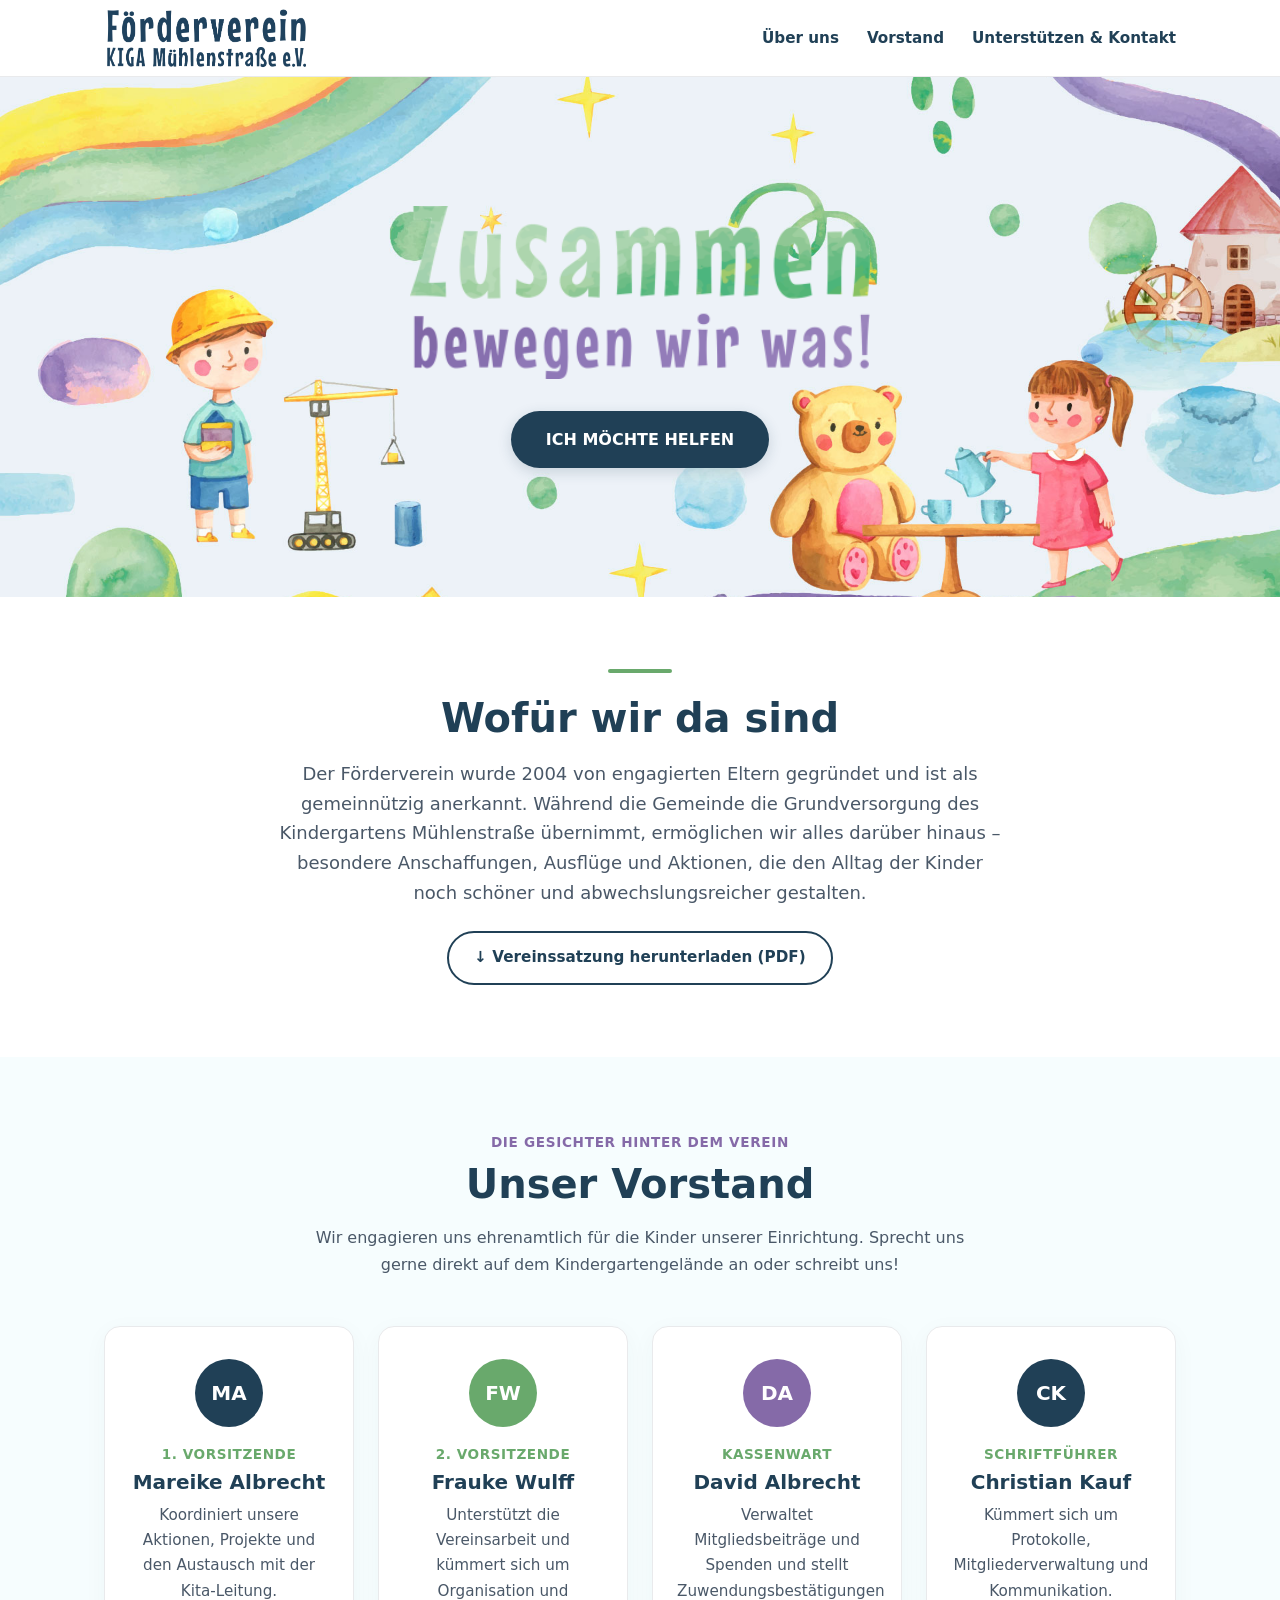
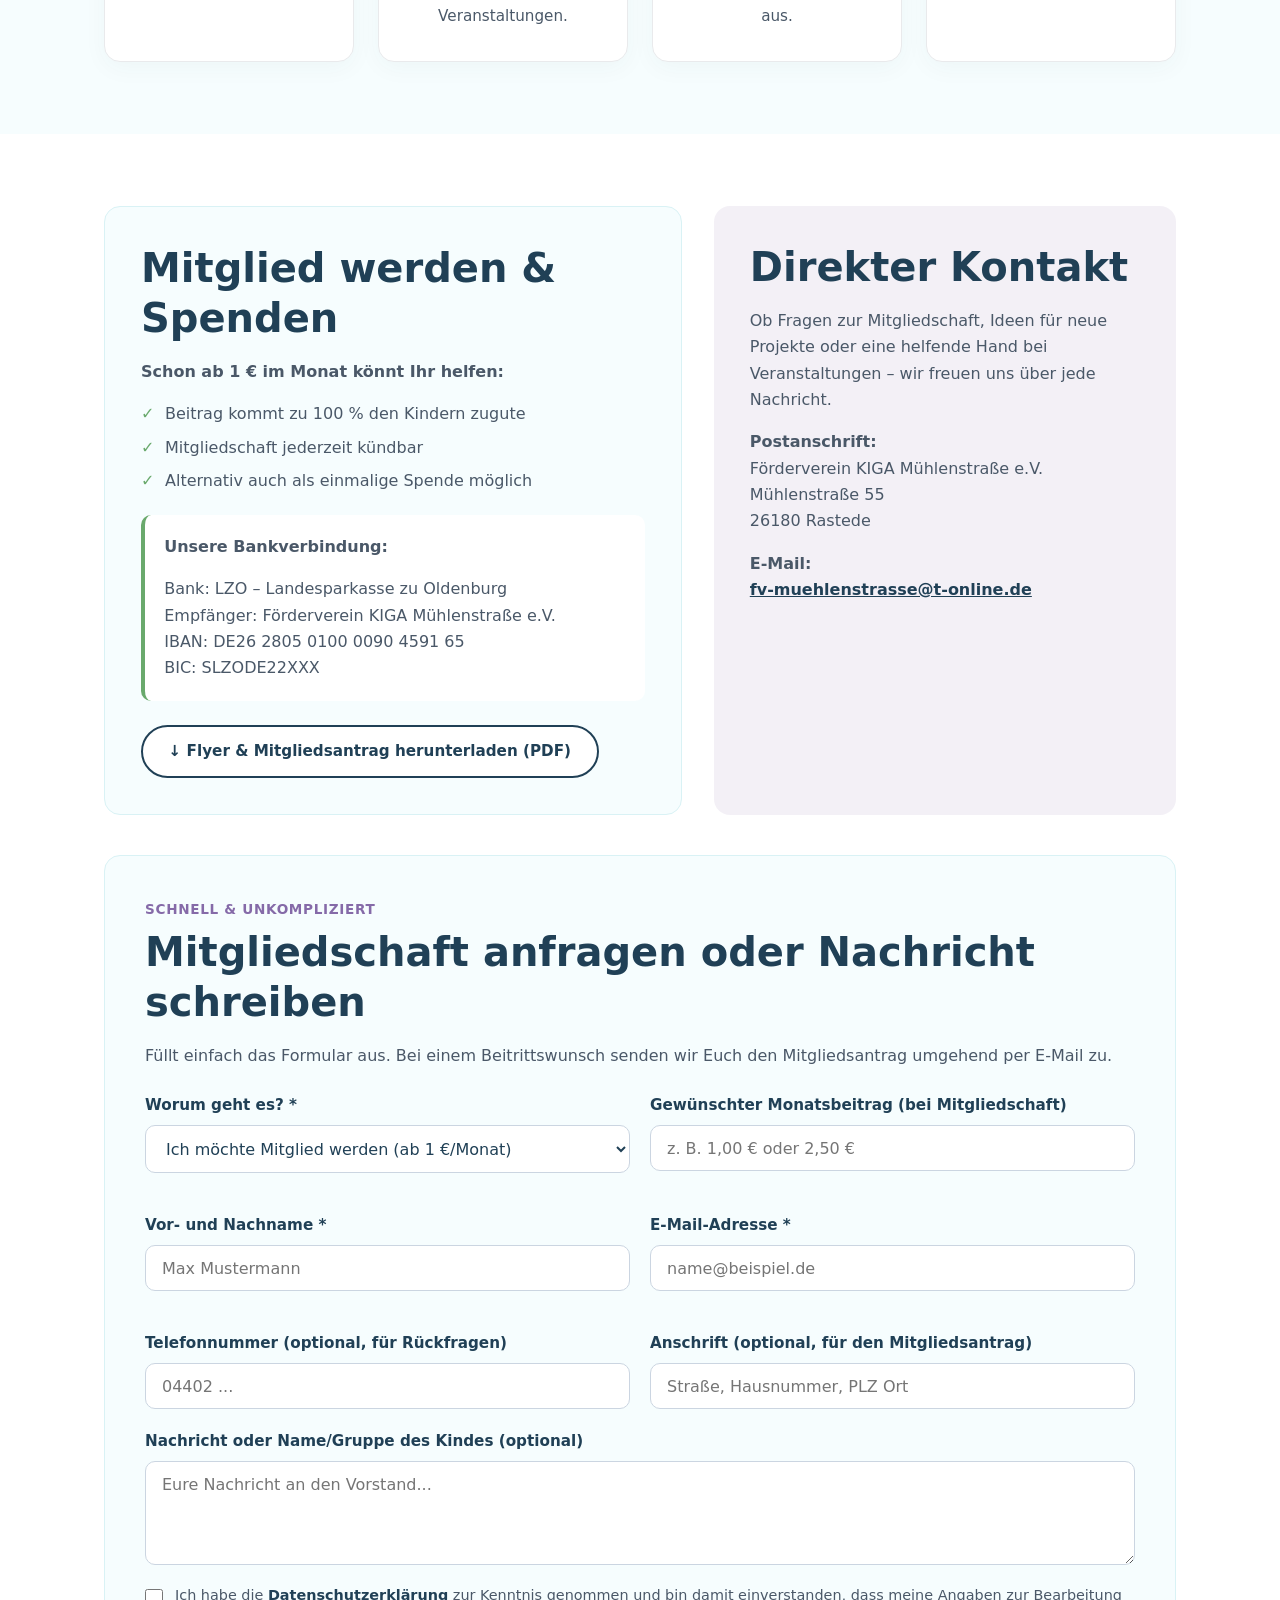
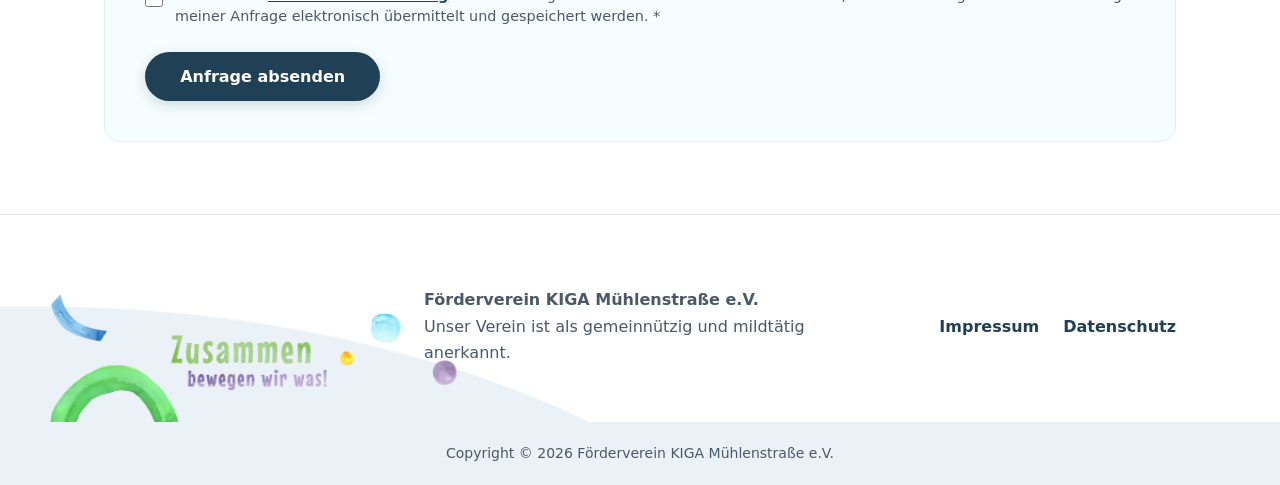
<file: index.html>
<!DOCTYPE html>
<html lang="de">
<head>
  <meta charset="UTF-8">
  <meta name="viewport" content="width=device-width, initial-scale=1.0">
  <title>Förderverein KIGA Mühlenstrasse – Rastede</title>
  <link rel="stylesheet" href="style.css?v=3">
  <link rel="icon" href="bilder/Favicon_Kiga_muehlenstr-300x300.jpg" type="image/jpeg">
</head>
<body>

  <!-- Header & Navigation -->
  <header class="site-header">
    <div class="container nav-wrapper">
      <a href="#start" class="logo-link">
        <img src="bilder/Logo_KIGA_Muehlenstrasse_Rastede_mJ7N.png" alt="Förderverein KIGA Mühlenstrasse e.V.">
      </a>
      <nav aria-label="Hauptnavigation">
        <ul class="nav-list">
          <li><a href="#ueber-uns">Über uns</a></li>
          <li><a href="#vorstand">Vorstand</a></li>
          <li><a href="#unterstuetzen">Unterstützen &amp; Kontakt</a></li>
        </ul>
      </nav>
    </div>
  </header>

  <main id="start">
    <!-- Hero-Bereich -->
    <section class="hero">
      <div class="container hero-inner">
        <img src="bilder/Header_Zusatz-FV-KIGA-Rastede-rr4tlqom62oj210b3sc5xl4yp_mJ7N.png" alt="Zusammen bewegen wir was!" class="hero-graphic">
        <div class="hero-action">
          <a href="#unterstuetzen" class="btn">ICH MÖCHTE HELFEN</a>
        </div>
      </div>
    </section>

    <!-- Kurzprofil / Zweck -->
    <section id="ueber-uns" class="section section-white">
      <div class="container narrow-box">
        <div class="accent-line"></div>
        <h2>Wofür wir da sind</h2>
        <p class="lead">
          Der Förderverein wurde 2004 von engagierten Eltern gegründet und ist als gemeinnützig anerkannt. 
          Während die Gemeinde die Grundversorgung des Kindergartens Mühlenstraße übernimmt, ermöglichen wir alles darüber hinaus – besondere Anschaffungen, Ausflüge und Aktionen, die den Alltag der Kinder noch schöner und abwechslungsreicher gestalten.
        </p>
        <div class="doc-action">
          <a href="dokumente/Satzung_des_Foerdervereins_KIGA_Muehlenstrasse.pdf" target="_blank" rel="noopener" class="btn-outline">
            ↓ Vereinssatzung herunterladen (PDF)
          </a>
        </div>
      </div>
    </section>

    <!-- Unser Vorstand -->
    <section id="vorstand" class="section section-ice">
      <div class="container">
        <div class="section-head">
          <span class="eyebrow">Die Gesichter hinter dem Verein</span>
          <h2>Unser Vorstand</h2>
          <p>Wir engagieren uns ehrenamtlich für die Kinder unserer Einrichtung. Sprecht uns gerne direkt auf dem Kindergartengelände an oder schreibt uns!</p>
        </div>

        <div class="board-grid">
          <article class="board-card">
            <div class="avatar">MA</div>
            <span class="board-role">1. Vorsitzende</span>
            <h3>Mareike Albrecht</h3>
            <p>Koordiniert unsere Aktionen, Projekte und den Austausch mit der Kita-Leitung.</p>
          </article>

          <article class="board-card">
            <div class="avatar avatar-green">FW</div>
            <span class="board-role">2. Vorsitzende</span>
            <h3>Frauke Wulff</h3>
            <p>Unterstützt die Vereinsarbeit und kümmert sich um Organisation und Veranstaltungen.</p>
          </article>

          <article class="board-card">
            <div class="avatar avatar-purple">DA</div>
            <span class="board-role">Kassenwart</span>
            <h3>David Albrecht</h3>
            <p>Verwaltet Mitgliedsbeiträge und Spenden und stellt Zuwendungsbestätigungen aus.</p>
          </article>

          <article class="board-card">
            <div class="avatar">CK</div>
            <span class="board-role">Schriftführer</span>
            <h3>Christian Kauf</h3>
            <p>Kümmert sich um Protokolle, Mitgliederverwaltung und Kommunikation.</p>
          </article>
        </div>
      </div>
    </section>

    <!-- Unterstützen & Kontakt -->
    <section id="unterstuetzen" class="section section-white">
      <div class="container">
        <div class="support-grid">
          <div class="support-box box-ice">
            <h2>Mitglied werden &amp; Spenden</h2>
            <p><strong>Schon ab 1 € im Monat könnt Ihr helfen:</strong></p>
            <ul class="check-list">
              <li>Beitrag kommt zu 100 % den Kindern zugute</li>
              <li>Mitgliedschaft jederzeit kündbar</li>
              <li>Alternativ auch als einmalige Spende möglich</li>
            </ul>

            <div class="bank-box">
              <p><strong>Unsere Bankverbindung:</strong></p>
              <p>
                Bank: LZO – Landesparkasse zu Oldenburg<br>
                Empfänger: Förderverein KIGA Mühlenstraße e.V.<br>
                IBAN: DE26 2805 0100 0090 4591 65<br>
                BIC: SLZODE22XXX
              </p>
            </div>

            <div class="doc-action">
              <a href="dokumente/260909_Fv-Kiga_Muehlenstrasse_Flyer-DINlang_RZ.pdf" target="_blank" rel="noopener" class="btn-outline">
                ↓ Flyer &amp; Mitgliedsantrag herunterladen (PDF)
              </a>
            </div>
          </div>

          <div class="support-box box-mint">
            <h2>Direkter Kontakt</h2>
            <p>Ob Fragen zur Mitgliedschaft, Ideen für neue Projekte oder eine helfende Hand bei Veranstaltungen – wir freuen uns über jede Nachricht.</p>
            
            <p>
              <strong>Postanschrift:</strong><br>
              Förderverein KIGA Mühlenstraße e.V.<br>
              Mühlenstraße 55<br>
              26180 Rastede
            </p>

            <p>
              <strong>E-Mail:</strong><br>
              <a href="mailto:fv-muehlenstrasse@t-online.de" class="mail-link">fv-muehlenstrasse@t-online.de</a>
            </p>
          </div>
        </div>

        <!-- Online-Formular -->
        <div class="form-card">
          <span class="eyebrow">Schnell &amp; unkompliziert</span>
          <h2>Mitgliedschaft anfragen oder Nachricht schreiben</h2>
          <p>Füllt einfach das Formular aus. Bei einem Beitrittswunsch senden wir Euch den Mitgliedsantrag umgehend per E-Mail zu.</p>

          <form action="https://api.web3forms.com/submit" method="POST" class="contact-form">
            <input type="hidden" name="access_key" value="EUER-ACCESS-KEY-HIER-EINTRAGEN">
            <input type="hidden" name="subject" value="Neue Anfrage über die Website (Förderverein KIGA)">
            <input type="hidden" name="from_name" value="Website Förderverein Mühlenstraße">
            <input type="checkbox" name="botcheck" style="display: none;">

            <div class="form-grid">
              <div class="form-group">
                <label for="anliegen">Worum geht es? *</label>
                <select id="anliegen" name="Anliegen" required>
                  <option value="Mitglied werden">Ich möchte Mitglied werden (ab 1 €/Monat)</option>
                  <option value="Aktiv mithelfen">Ich möchte bei Aktionen/Veranstaltungen helfen</option>
                  <option value="Allgemeine Anfrage">Allgemeine Frage oder Idee</option>
                </select>
              </div>

              <div class="form-group">
                <label for="beitrag">Gewünschter Monatsbeitrag (bei Mitgliedschaft)</label>
                <input type="text" id="beitrag" name="Wunschbeitrag" placeholder="z. B. 1,00 € oder 2,50 €">
              </div>

              <div class="form-group">
                <label for="name">Vor- und Nachname *</label>
                <input type="text" id="name" name="Name" placeholder="Max Mustermann" required>
              </div>

              <div class="form-group">
                <label for="email">E-Mail-Adresse *</label>
                <input type="email" id="email" name="email" placeholder="name@beispiel.de" required>
              </div>

              <div class="form-group">
                <label for="telefon">Telefonnummer (optional, für Rückfragen)</label>
                <input type="tel" id="telefon" name="Telefon" placeholder="04402 ...">
              </div>

              <div class="form-group">
                <label for="adresse">Anschrift (optional, für den Mitgliedsantrag)</label>
                <input type="text" id="adresse" name="Anschrift" placeholder="Straße, Hausnummer, PLZ Ort">
              </div>
            </div>

            <div class="form-group">
              <label for="nachricht">Nachricht oder Name/Gruppe des Kindes (optional)</label>
              <textarea id="nachricht" name="Nachricht" rows="4" placeholder="Eure Nachricht an den Vorstand..."></textarea>
            </div>

            <div class="checkbox-group">
              <input type="checkbox" id="dsgvo" name="Datenschutz_akzeptiert" required>
              <label for="dsgvo">
                Ich habe die <a href="datenschutz.html" class="mail-link">Datenschutzerklärung</a> zur Kenntnis genommen und bin damit einverstanden, dass meine Angaben zur Bearbeitung meiner Anfrage elektronisch übermittelt und gespeichert werden. *
              </label>
            </div>

            <button type="submit" class="btn">Anfrage absenden</button>
          </form>
        </div>
      </div>
    </section>
  </main>

  <!-- Footer -->
  <footer class="site-footer">
    <div class="footer-main">
      <div class="container footer-grid">
        <div class="footer-spacer"></div>
        <div class="footer-col">
          <p><strong>Förderverein KIGA Mühlenstraße e.V.</strong><br>
          Unser Verein ist als gemeinnützig und mildtätig anerkannt.</p>
        </div>
        <div class="footer-col footer-legal">
          <a href="impressum.html">Impressum</a>
          <a href="datenschutz.html">Datenschutz</a>
        </div>
      </div>
    </div>

    <div class="footer-bottom">
      <div class="container">
        <p>Copyright © 2026 Förderverein KIGA Mühlenstraße e.V.</p>
      </div>
    </div>
  </footer>

</body>
</html>
</file>
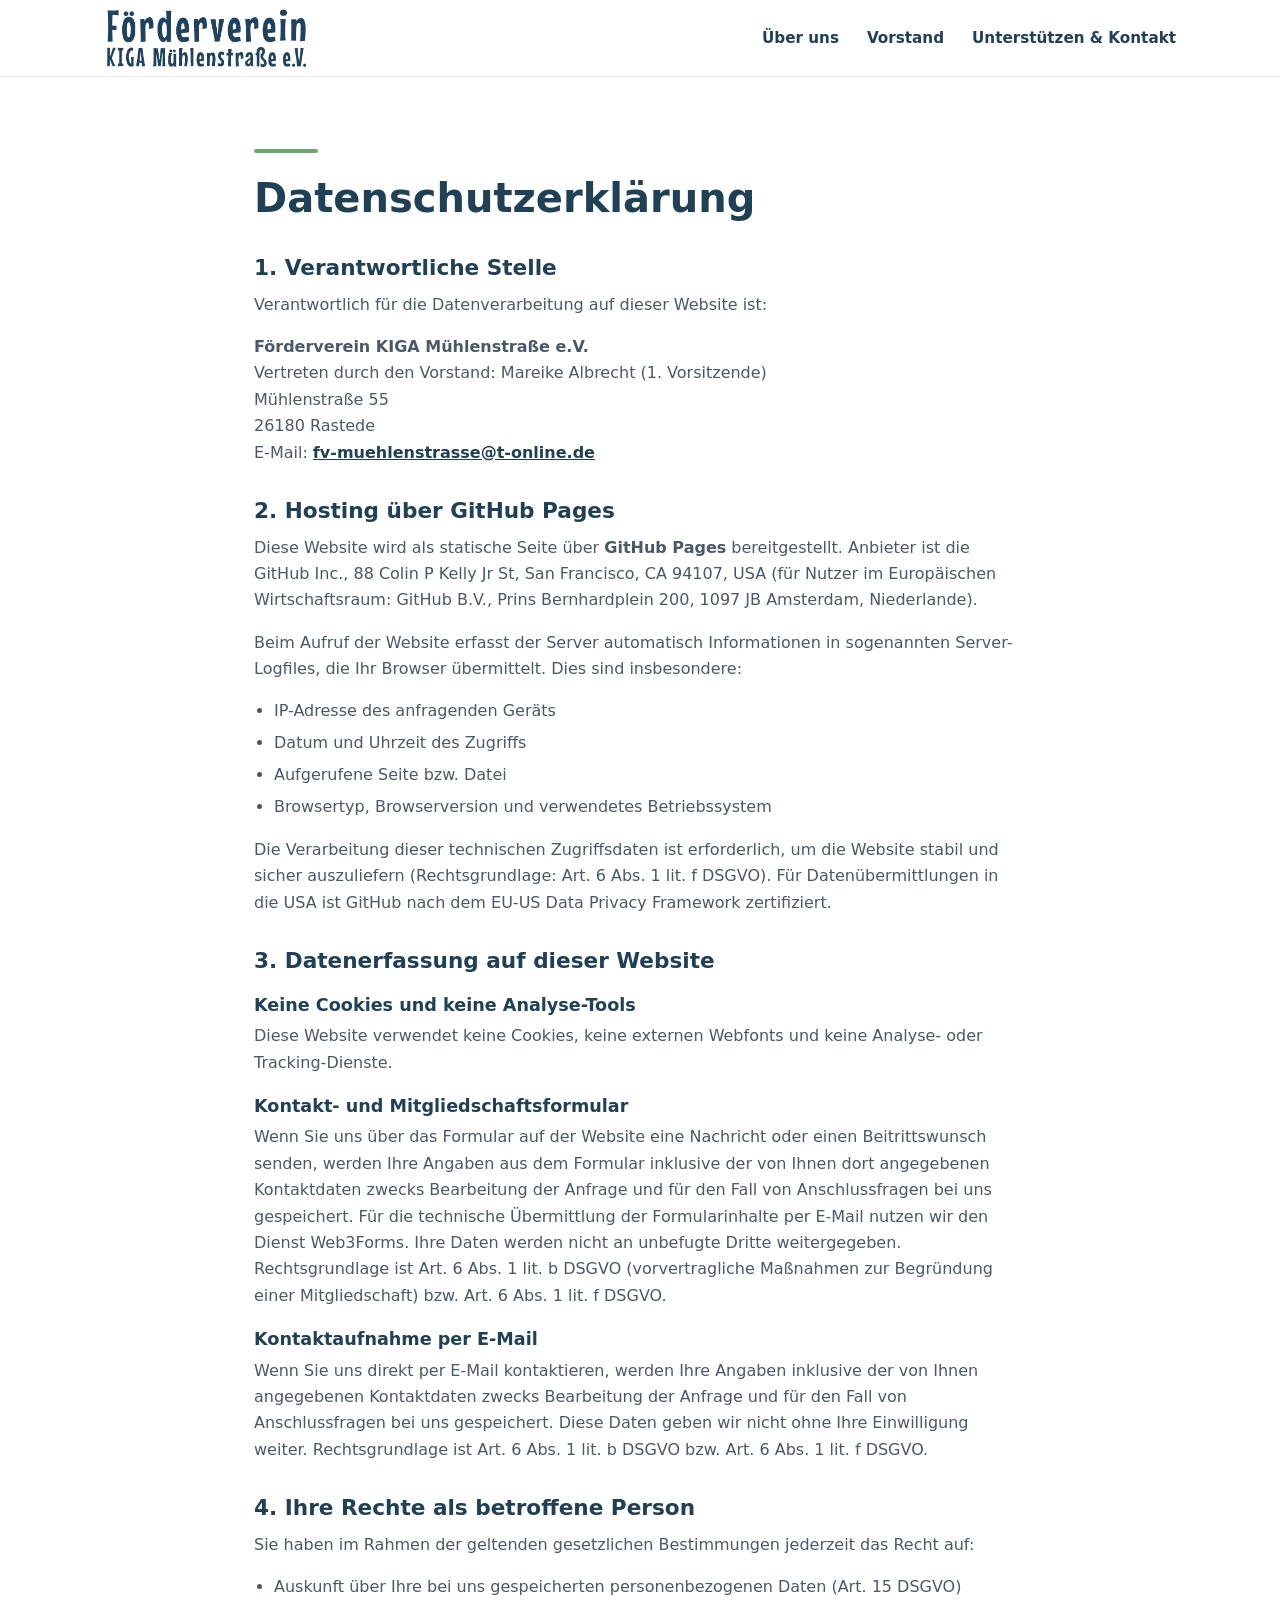
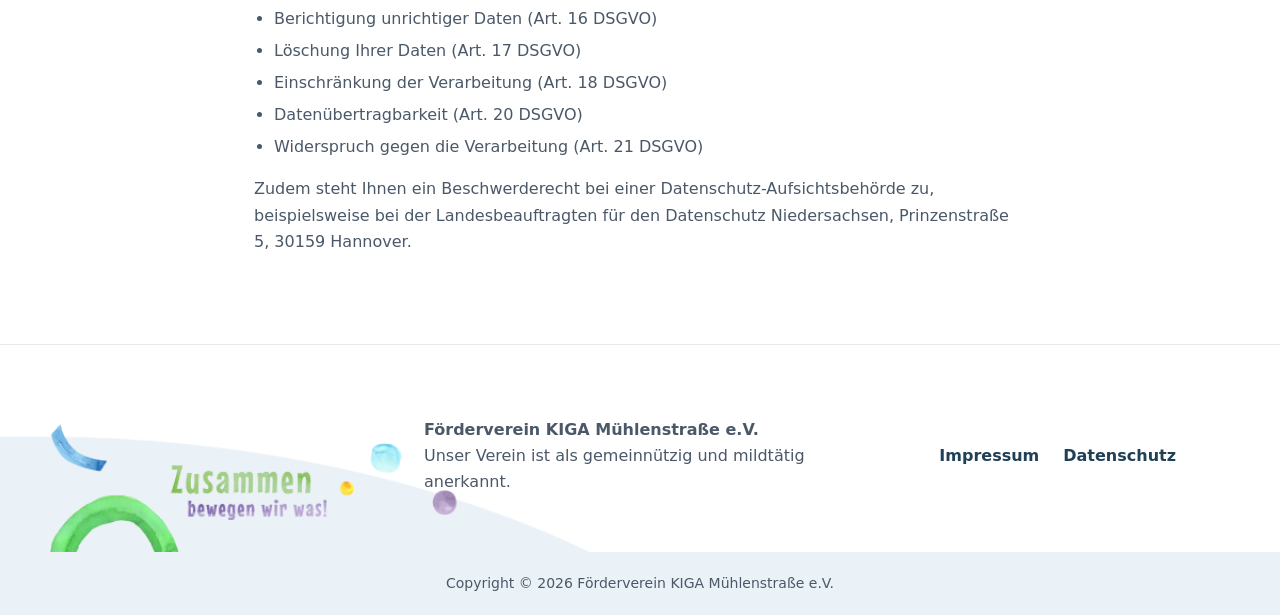
<file: datenschutz.html>
<!DOCTYPE html>
<html lang="de">
<head>
  <meta charset="UTF-8">
  <meta name="viewport" content="width=device-width, initial-scale=1.0">
  <title>Datenschutzerklärung – Förderverein KIGA Mühlenstrasse e.V.</title>
  <link rel="stylesheet" href="style.css?v=2">
  <link rel="icon" href="bilder/Favicon_Kiga_muehlenstr-300x300.jpg" type="image/jpeg">
</head>
<body>

  <!-- Header & Navigation -->
  <header class="site-header">
    <div class="container nav-wrapper">
      <a href="index.html" class="logo-link">
        <img src="bilder/Logo_KIGA_Muehlenstrasse_Rastede_mJ7N.png" alt="Förderverein KIGA Mühlenstrasse e.V.">
      </a>
      <nav aria-label="Hauptnavigation">
        <ul class="nav-list">
          <li><a href="index.html#ueber-uns">Über uns</a></li>
          <li><a href="index.html#vorstand">Vorstand</a></li>
          <li><a href="index.html#unterstuetzen">Unterstützen &amp; Kontakt</a></li>
        </ul>
      </nav>
    </div>
  </header>

  <main>
    <section class="section section-white">
      <div class="container legal-container">
        <div class="accent-line"></div>
        <h1>Datenschutzerklärung</h1>

        <h2>1. Verantwortliche Stelle</h2>
        <p>
          Verantwortlich für die Datenverarbeitung auf dieser Website ist:
        </p>
        <p>
          <strong>Förderverein KIGA Mühlenstraße e.V.</strong><br>
          Vertreten durch den Vorstand: Mareike Albrecht (1. Vorsitzende)<br>
          Mühlenstraße 55<br>
          26180 Rastede<br>
          E-Mail: <a href="mailto:fv-muehlenstrasse@t-online.de" class="mail-link">fv-muehlenstrasse@t-online.de</a>
        </p>

        <h2>2. Hosting über GitHub Pages</h2>
        <p>
          Diese Website wird als statische Seite über <strong>GitHub Pages</strong> bereitgestellt. Anbieter ist die GitHub Inc., 88 Colin P Kelly Jr St, San Francisco, CA 94107, USA (für Nutzer im Europäischen Wirtschaftsraum: GitHub B.V., Prins Bernhardplein 200, 1097 JB Amsterdam, Niederlande).
        </p>
        <p>
          Beim Aufruf der Website erfasst der Server automatisch Informationen in sogenannten Server-Logfiles, die Ihr Browser übermittelt. Dies sind insbesondere:
        </p>
        <ul>
          <li>IP-Adresse des anfragenden Geräts</li>
          <li>Datum und Uhrzeit des Zugriffs</li>
          <li>Aufgerufene Seite bzw. Datei</li>
          <li>Browsertyp, Browserversion und verwendetes Betriebssystem</li>
        </ul>
        <p>
          Die Verarbeitung dieser technischen Zugriffsdaten ist erforderlich, um die Website stabil und sicher auszuliefern (Rechtsgrundlage: Art. 6 Abs. 1 lit. f DSGVO). Für Datenübermittlungen in die USA ist GitHub nach dem EU-US Data Privacy Framework zertifiziert.
        </p>

        <h2>3. Datenerfassung auf dieser Website</h2>
        <h3>Keine Cookies und keine Analyse-Tools</h3>
        <p>
          Diese Website verwendet keine Cookies, keine externen Webfonts und keine Analyse- oder Tracking-Dienste.
        </p>

        <h3>Kontakt- und Mitgliedschaftsformular</h3>
        <p>
          Wenn Sie uns über das Formular auf der Website eine Nachricht oder einen Beitrittswunsch senden, werden Ihre Angaben aus dem Formular inklusive der von Ihnen dort angegebenen Kontaktdaten zwecks Bearbeitung der Anfrage und für den Fall von Anschlussfragen bei uns gespeichert. Für die technische Übermittlung der Formularinhalte per E-Mail nutzen wir den Dienst Web3Forms. Ihre Daten werden nicht an unbefugte Dritte weitergegeben. Rechtsgrundlage ist Art. 6 Abs. 1 lit. b DSGVO (vorvertragliche Maßnahmen zur Begründung einer Mitgliedschaft) bzw. Art. 6 Abs. 1 lit. f DSGVO.
        </p>

        <h3>Kontaktaufnahme per E-Mail</h3>
        <p>
          Wenn Sie uns direkt per E-Mail kontaktieren, werden Ihre Angaben inklusive der von Ihnen angegebenen Kontaktdaten zwecks Bearbeitung der Anfrage und für den Fall von Anschlussfragen bei uns gespeichert. Diese Daten geben wir nicht ohne Ihre Einwilligung weiter. Rechtsgrundlage ist Art. 6 Abs. 1 lit. b DSGVO bzw. Art. 6 Abs. 1 lit. f DSGVO.
        </p>

        <h2>4. Ihre Rechte als betroffene Person</h2>
        <p>
          Sie haben im Rahmen der geltenden gesetzlichen Bestimmungen jederzeit das Recht auf:
        </p>
        <ul>
          <li>Auskunft über Ihre bei uns gespeicherten personenbezogenen Daten (Art. 15 DSGVO)</li>
          <li>Berichtigung unrichtiger Daten (Art. 16 DSGVO)</li>
          <li>Löschung Ihrer Daten (Art. 17 DSGVO)</li>
          <li>Einschränkung der Verarbeitung (Art. 18 DSGVO)</li>
          <li>Datenübertragbarkeit (Art. 20 DSGVO)</li>
          <li>Widerspruch gegen die Verarbeitung (Art. 21 DSGVO)</li>
        </ul>
        <p>
          Zudem steht Ihnen ein Beschwerderecht bei einer Datenschutz-Aufsichtsbehörde zu, beispielsweise bei der Landesbeauftragten für den Datenschutz Niedersachsen, Prinzenstraße 5, 30159 Hannover.
        </p>
      </div>
    </section>
  </main>

  <!-- Footer -->
  <footer class="site-footer">
    <div class="footer-main">
      <div class="container footer-grid">
        <div class="footer-spacer"></div>
        <div class="footer-col">
          <p><strong>Förderverein KIGA Mühlenstraße e.V.</strong><br>
          Unser Verein ist als gemeinnützig und mildtätig anerkannt.</p>
        </div>
        <div class="footer-col footer-legal">
          <a href="impressum.html">Impressum</a>
          <a href="datenschutz.html">Datenschutz</a>
        </div>
      </div>
    </div>

    <div class="footer-bottom">
      <div class="container">
        <p>Copyright © 2026 Förderverein KIGA Mühlenstraße e.V.</p>
      </div>
    </div>
  </footer>

</body>
</html>
</file>
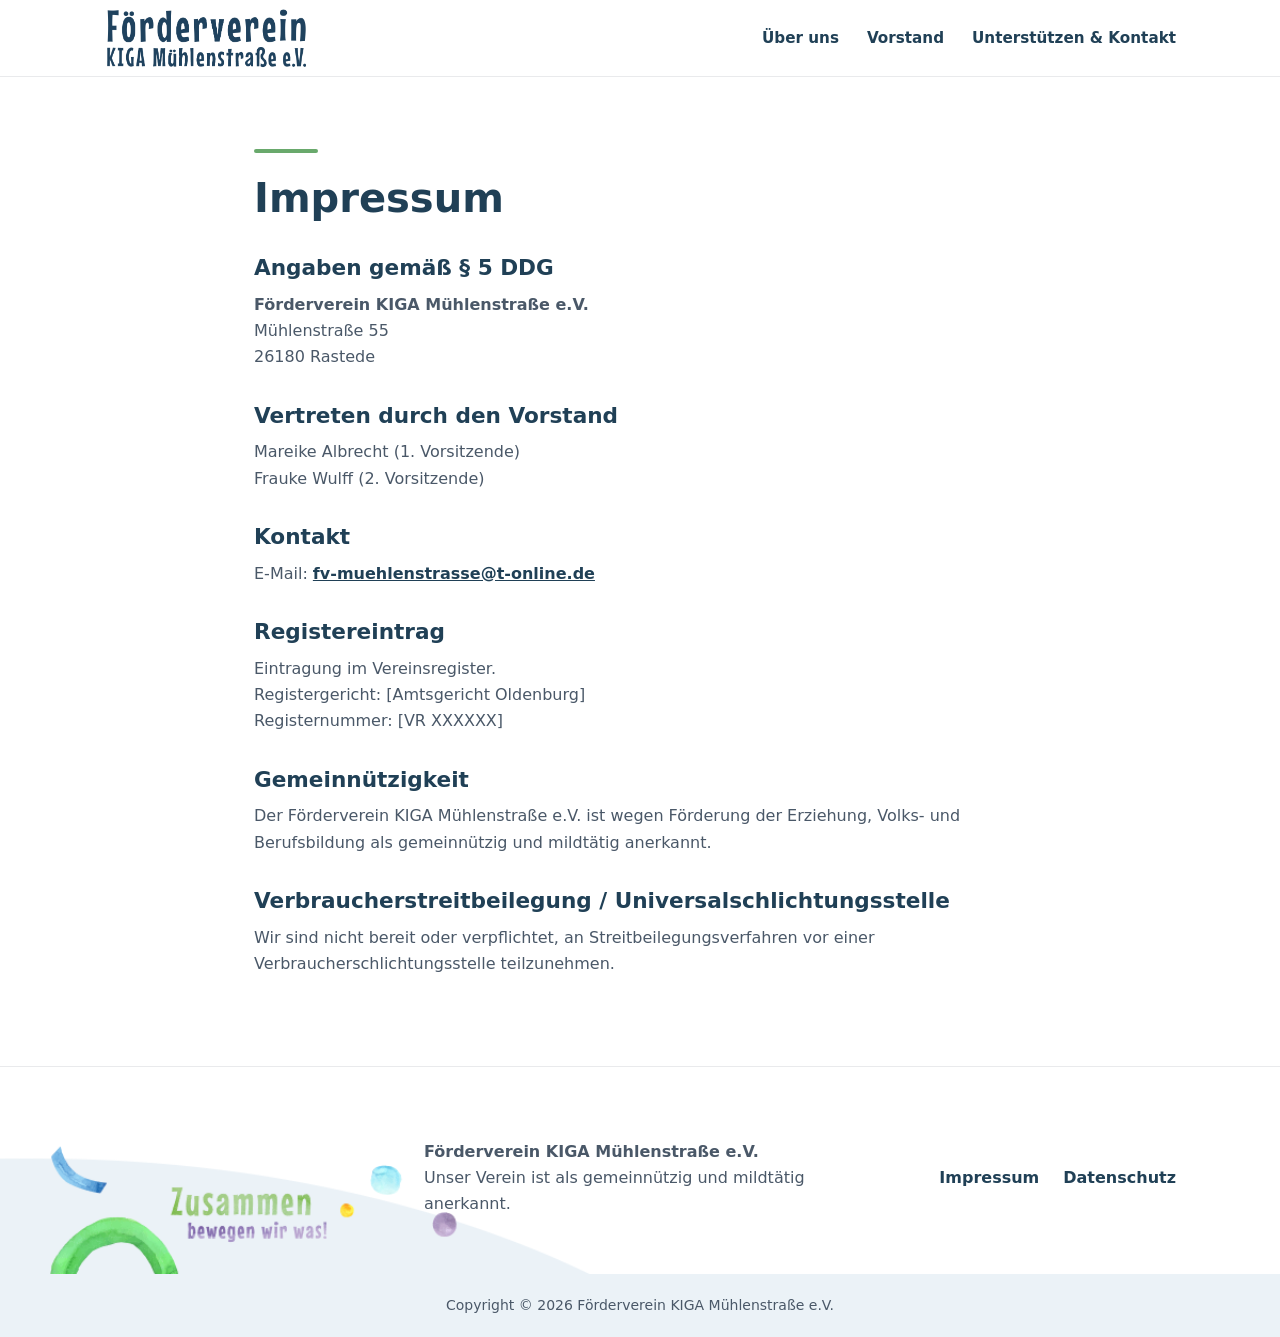
<file: impressum.html>
<!DOCTYPE html>
<html lang="de">
<head>
  <meta charset="UTF-8">
  <meta name="viewport" content="width=device-width, initial-scale=1.0">
  <title>Impressum – Förderverein KIGA Mühlenstrasse e.V.</title>
  <link rel="stylesheet" href="style.css?v=2">
  <link rel="icon" href="bilder/Favicon_Kiga_muehlenstr-300x300.jpg" type="image/jpeg">
</head>
<body>

  <!-- Header & Navigation -->
  <header class="site-header">
    <div class="container nav-wrapper">
      <a href="index.html" class="logo-link">
        <img src="bilder/Logo_KIGA_Muehlenstrasse_Rastede_mJ7N.png" alt="Förderverein KIGA Mühlenstrasse e.V.">
      </a>
      <nav aria-label="Hauptnavigation">
        <ul class="nav-list">
          <li><a href="index.html#ueber-uns">Über uns</a></li>
          <li><a href="index.html#vorstand">Vorstand</a></li>
          <li><a href="index.html#unterstuetzen">Unterstützen &amp; Kontakt</a></li>
        </ul>
      </nav>
    </div>
  </header>

  <main>
    <section class="section section-white">
      <div class="container legal-container">
        <div class="accent-line"></div>
        <h1>Impressum</h1>

        <h2>Angaben gemäß § 5 DDG</h2>
        <p>
          <strong>Förderverein KIGA Mühlenstraße e.V.</strong><br>
          Mühlenstraße 55<br>
          26180 Rastede
        </p>

        <h2>Vertreten durch den Vorstand</h2>
        <p>
          Mareike Albrecht (1. Vorsitzende)<br>
          Frauke Wulff (2. Vorsitzende)
        </p>

        <h2>Kontakt</h2>
        <p>
          E-Mail: <a href="mailto:fv-muehlenstrasse@t-online.de" class="mail-link">fv-muehlenstrasse@t-online.de</a>
        </p>

        <h2>Registereintrag</h2>
        <p>
          Eintragung im Vereinsregister.<br>
          Registergericht: [Amtsgericht Oldenburg]<br>
          Registernummer: [VR XXXXXX]
        </p>

        <h2>Gemeinnützigkeit</h2>
        <p>
          Der Förderverein KIGA Mühlenstraße e.V. ist wegen Förderung der Erziehung, Volks- und Berufsbildung als gemeinnützig und mildtätig anerkannt.
        </p>

        <h2>Verbraucherstreitbeilegung / Universalschlichtungsstelle</h2>
        <p>
          Wir sind nicht bereit oder verpflichtet, an Streitbeilegungsverfahren vor einer Verbraucherschlichtungsstelle teilzunehmen.
        </p>
      </div>
    </section>
  </main>

  <!-- Footer -->
  <footer class="site-footer">
    <div class="footer-main">
      <div class="container footer-grid">
        <div class="footer-spacer"></div>
        <div class="footer-col">
          <p><strong>Förderverein KIGA Mühlenstraße e.V.</strong><br>
          Unser Verein ist als gemeinnützig und mildtätig anerkannt.</p>
        </div>
        <div class="footer-col footer-legal">
          <a href="impressum.html">Impressum</a>
          <a href="datenschutz.html">Datenschutz</a>
        </div>
      </div>
    </div>

    <div class="footer-bottom">
      <div class="container">
        <p>Copyright © 2026 Förderverein KIGA Mühlenstraße e.V.</p>
      </div>
    </div>
  </footer>

</body>
</html>
</file>
<file: style.css>
:root {
  --petrol: #204056;
  --green: #69a96c;
  --purple: #856aa8;
  --text: #4a5868;
  --bg-ice: #f6fdfe;
  --bg-footer-bottom: #ebf2f7;
  --white: #ffffff;
  --border: #e9eaec;
}

* {
  box-sizing: border-box;
  margin: 0;
  padding: 0;
}

html {
  scroll-behavior: smooth;
}

body {
  font-family: system-ui, -apple-system, "Segoe UI", Roboto, Helvetica, Arial, sans-serif;
  color: var(--text);
  background-color: var(--bg-ice);
  line-height: 1.65;
  font-size: 16px;
}

img {
  max-width: 100%;
  height: auto;
  display: block;
}

.container {
  max-width: 1120px;
  margin: 0 auto;
  padding: 0 1.5rem;
}

h1, h2, h3, h4, h5 {
  color: var(--petrol);
  font-weight: 600;
  line-height: 1.25;
}

h2 {
  font-size: clamp(1.8rem, 3.5vw, 2.5rem);
  margin-bottom: 1rem;
}

h3 {
  font-size: 1.25rem;
  margin-bottom: 0.5rem;
}

p {
  margin-bottom: 1rem;
}

/* Buttons */
.btn {
  display: inline-block;
  background-color: var(--petrol);
  color: var(--white);
  font-weight: 700;
  font-size: 1rem;
  padding: 0.95rem 2.2rem;
  border-radius: 30px;
  text-decoration: none;
  box-shadow: 0 4px 14px rgba(32, 64, 86, 0.18);
  transition: background-color 0.2s ease, transform 0.15s ease;
}

.btn:hover {
  background-color: var(--purple);
  transform: translateY(-1px);
}

button.btn {
  border: none;
  cursor: pointer;
  font-family: inherit;
}

.doc-action {
  margin-top: 1.5rem;
}

.btn-outline {
  display: inline-flex;
  align-items: center;
  justify-content: center;
  gap: 0.45rem;
  background-color: var(--white);
  color: var(--petrol);
  border: 2px solid var(--petrol);
  font-weight: 700;
  font-size: 0.95rem;
  padding: 0.75rem 1.6rem;
  border-radius: 30px;
  text-decoration: none;
  text-align: center;
  transition: background-color 0.2s ease, color 0.2s ease, transform 0.15s ease;
}

.btn-outline:hover {
  background-color: var(--petrol);
  color: var(--white);
  transform: translateY(-1px);
}

/* Header */
.site-header {
  background-color: var(--white);
  border-bottom: 1px solid var(--border);
  position: sticky;
  top: 0;
  z-index: 100;
}

.nav-wrapper {
  display: flex;
  flex-wrap: wrap;
  justify-content: space-between;
  align-items: center;
  min-height: 76px;
  gap: 1rem;
}

.logo-link img {
  width: 205px;
}

.nav-list {
  list-style: none;
  display: flex;
  flex-wrap: wrap;
  gap: 1.75rem;
}

.nav-list a {
  text-decoration: none;
  color: var(--petrol);
  font-weight: 700;
  font-size: 0.95rem;
  transition: color 0.2s ease;
}

.nav-list a:hover {
  color: var(--purple);
}

/* Hero */
.hero {
  background-color: #f1f4f9;
  background-image: url("bilder/Header_KIGA_Muehlenstr.jpg");
  background-size: cover;
  background-position: center;
  background-repeat: no-repeat;
  min-height: 520px;
  display: flex;
  align-items: center;
  padding: 3rem 0;
  text-align: center;
}

.hero-inner {
  width: 100%;
}

.hero-graphic {
  margin: 0 auto 2rem;
  max-width: 460px;
  width: 100%;
}

/* Sektionen */
.section {
  padding: 4.5rem 0;
}

.section-white {
  background-color: var(--white);
}

.section-ice {
  background-color: var(--bg-ice);
}

/* Kurzprofil */
.narrow-box {
  max-width: 780px;
  margin: 0 auto;
  text-align: center;
}

.accent-line {
  width: 64px;
  height: 4px;
  background-color: var(--green);
  margin: 0 auto 1.25rem;
  border-radius: 2px;
}

.lead {
  font-size: 1.125rem;
  color: var(--text);
  margin-bottom: 0;
}

/* Vorstand */
.section-head {
  text-align: center;
  max-width: 680px;
  margin: 0 auto 3rem;
}

.eyebrow {
  display: inline-block;
  font-size: 0.85rem;
  font-weight: 700;
  text-transform: uppercase;
  letter-spacing: 0.05em;
  color: var(--purple);
  margin-bottom: 0.4rem;
}

.board-grid {
  display: grid;
  grid-template-columns: repeat(auto-fit, minmax(230px, 1fr));
  gap: 1.5rem;
}

.board-card {
  background: var(--white);
  border: 1px solid var(--border);
  border-radius: 16px;
  padding: 2rem 1.5rem;
  text-align: center;
  box-shadow: 0 6px 24px rgba(32, 64, 86, 0.04);
}

.avatar {
  width: 68px;
  height: 68px;
  border-radius: 50%;
  background-color: var(--petrol);
  color: var(--white);
  font-weight: 700;
  font-size: 1.25rem;
  display: flex;
  align-items: center;
  justify-content: center;
  margin: 0 auto 1rem;
}

.avatar-green {
  background-color: var(--green);
}

.avatar-purple {
  background-color: var(--purple);
}

.board-role {
  display: block;
  font-size: 0.85rem;
  font-weight: 700;
  color: var(--green);
  text-transform: uppercase;
  letter-spacing: 0.04em;
  margin-bottom: 0.3rem;
}

.board-card p {
  font-size: 0.95rem;
  margin-bottom: 0;
}

/* Unterstützen & Kontakt */
.support-grid {
  display: grid;
  grid-template-columns: 1.25fr 1fr;
  gap: 2rem;
}

.support-box {
  padding: 2.25rem;
  border-radius: 16px;
}

.box-ice {
  background-color: var(--bg-ice);
  border: 1px solid #d9f2f5;
}

.box-mint {
  background-color: rgba(133, 106, 168, 0.1);
}

.check-list {
  list-style: none;
  margin-bottom: 1.25rem;
}

.check-list li {
  position: relative;
  padding-left: 1.5rem;
  margin-bottom: 0.45rem;
}

.check-list li::before {
  content: "✓";
  position: absolute;
  left: 0;
  color: var(--green);
  font-weight: 700;
}

.bank-box {
  background: var(--white);
  padding: 1.2rem;
  border-radius: 10px;
  border-left: 4px solid var(--green);
}

.bank-box p:last-child {
  margin-bottom: 0;
}

.mail-link {
  color: var(--petrol);
  font-weight: 700;
  text-decoration: underline;
}

.mail-link:hover {
  color: var(--purple);
}

/* Formular-Bereich */
.form-card {
  margin-top: 2.5rem;
  background-color: var(--bg-ice);
  border: 1px solid #d9f2f5;
  border-radius: 16px;
  padding: 2.5rem;
}

.contact-form {
  margin-top: 1.5rem;
}

.form-grid {
  display: grid;
  grid-template-columns: 1fr 1fr;
  gap: 1.25rem;
}

.form-group {
  display: flex;
  flex-direction: column;
  margin-bottom: 1.25rem;
}

.form-group label {
  font-weight: 600;
  color: var(--petrol);
  margin-bottom: 0.4rem;
  font-size: 0.95rem;
}

.form-group input,
.form-group select,
.form-group textarea {
  width: 100%;
  padding: 0.8rem 1rem;
  border: 1px solid #cbd5e1;
  border-radius: 10px;
  background-color: var(--white);
  color: var(--petrol);
  font-family: inherit;
  font-size: 16px;
  transition: border-color 0.2s ease, box-shadow 0.2s ease;
}

.form-group input:focus,
.form-group select:focus,
.form-group textarea:focus {
  outline: none;
  border-color: var(--purple);
  box-shadow: 0 0 0 3px rgba(133, 106, 168, 0.15);
}

.checkbox-group {
  display: flex;
  align-items: flex-start;
  gap: 0.75rem;
  margin-bottom: 1.5rem;
}

.checkbox-group input[type="checkbox"] {
  width: 18px;
  height: 18px;
  margin-top: 0.25rem;
  accent-color: var(--petrol);
  flex-shrink: 0;
}

.checkbox-group label {
  font-size: 0.9rem;
  line-height: 1.5;
  color: var(--text);
}

/* Rechtstexte (Impressum & Datenschutz) */
.legal-container {
  max-width: 820px;
  margin: 0 auto;
}

.legal-container .accent-line {
  margin-left: 0;
}

.legal-container h1 {
  font-size: clamp(1.9rem, 3.5vw, 2.5rem);
  margin-bottom: 1.5rem;
}

.legal-container h2 {
  font-size: 1.35rem;
  margin-top: 2rem;
  margin-bottom: 0.6rem;
}

.legal-container h3 {
  font-size: 1.1rem;
  margin-top: 1.25rem;
  margin-bottom: 0.4rem;
}

.legal-container ul {
  margin-left: 1.25rem;
  margin-bottom: 1rem;
}

.legal-container li {
  margin-bottom: 0.35rem;
}

/* Footer */
.site-footer {
  background-color: var(--white);
  border-top: 1px solid var(--border);
}

.footer-main {
  padding: 4.5rem 0 3.5rem;
  background-image: url("bilder/FV-KIGA-Muehlenstr-Footer2.png");
  background-repeat: no-repeat;
  background-position: left bottom;
  background-size: contain;
}

.footer-grid {
  display: grid;
  grid-template-columns: 1fr 1.5fr 1fr;
  gap: 2rem;
  align-items: center;
}

.footer-col p {
  margin: 0;
}

.footer-legal {
  display: flex;
  gap: 1.5rem;
  justify-content: flex-end;
}

.footer-legal a {
  color: var(--petrol);
  font-weight: 600;
  text-decoration: none;
}

.footer-legal a:hover {
  color: var(--purple);
  text-decoration: underline;
}

.footer-bottom {
  background-color: var(--bg-footer-bottom);
  padding: 1.25rem 0;
  text-align: center;
  font-size: 0.875rem;
}

.footer-bottom p {
  margin: 0;
}

/* Responsive für Tablets & Smartphones */
@media (max-width: 850px) {
  .container {
    padding: 0 1rem;
  }

  .site-header {
    position: static;
  }

  .nav-wrapper {
    flex-direction: column;
    justify-content: center;
    padding: 0.9rem 0;
    gap: 0.7rem;
  }

  .logo-link img {
    width: 175px;
  }

  .nav-list {
    justify-content: center;
    gap: 0.4rem 1.05rem;
  }

  .nav-list a {
    font-size: 0.88rem;
  }

  .hero {
    background-image:
      linear-gradient(rgba(246, 253, 254, 0.42), rgba(246, 253, 254, 0.52)),
      url("bilder/Header_KIGA_Muehlenstr.jpg");
    min-height: 380px;
    padding: 2.5rem 0;
  }

  .hero-graphic {
    max-width: 300px;
    margin-bottom: 1.6rem;
  }

  .btn {
    padding: 0.85rem 1.8rem;
    font-size: 0.95rem;
  }

  .btn-outline {
    width: 100%;
    padding: 0.75rem 1.2rem;
    font-size: 0.9rem;
  }

  .section {
    padding: 3.25rem 0;
  }

  .support-grid,
  .footer-grid {
    grid-template-columns: 1fr;
  }

  .form-card {
    padding: 1.75rem 1.25rem;
  }

  .form-grid {
    grid-template-columns: 1fr;
    gap: 0;
  }

  .footer-spacer {
    display: none;
  }

  .footer-legal {
    justify-content: flex-start;
  }
}
</file>
